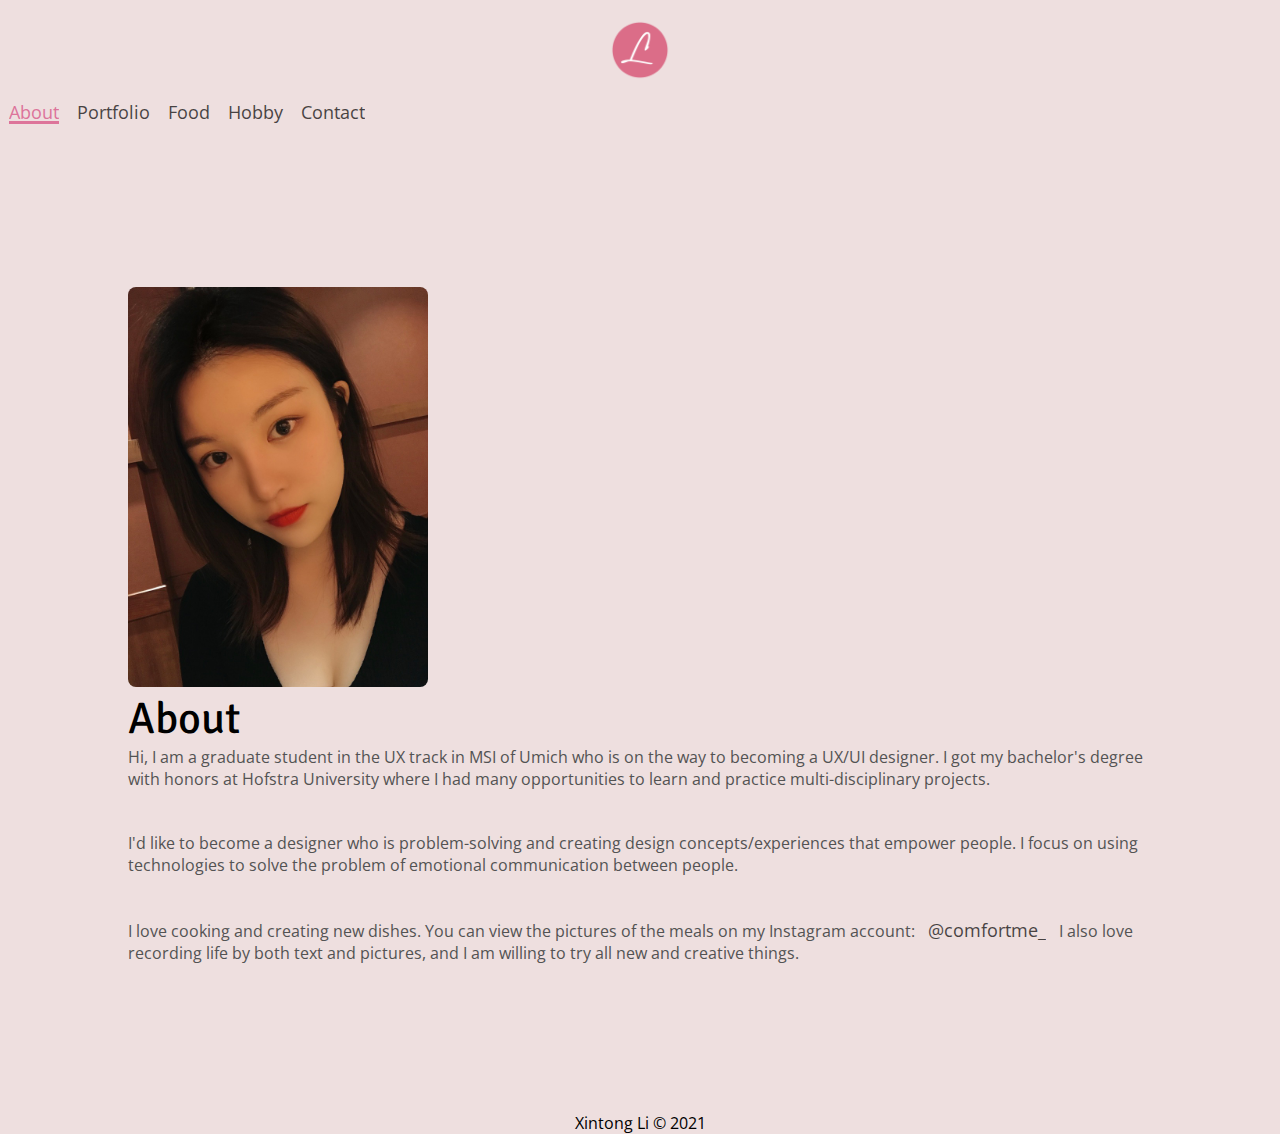
<file: index.html>
<!DOCTYPE html>
<html lang="en">
<head>
    <meta charset="UTF-8">
    <meta name="viewport" content="width=device-width, initial-scale=1.0">
    <link rel="stylesheet" type="text/css" href="css/html5reset.css">
    <link rel="stylesheet" href="css/style.css">
    <link rel="icon" href="imgs/favicon.ico" type="image/x-icon"/>
    <link rel="preconnect" href="https://fonts.googleapis.com">
    <link rel="preconnect" href="https://fonts.gstatic.com" crossorigin>
    <link href="https://fonts.googleapis.com/css2?family=Open+Sans:wght@300;400&family=Signika&display=swap" rel="stylesheet">
    <title>About</title>
</head>

<body>
    <a class = "skip-to-content" href="#skip">Skip to content</a>
    <header>
        <nav>
            <img src="imgs/logo.jpg" class="logo" width="60px" height="60px" alt="A pink website logo">
            <ul>
                <li><a href="index.html" class="current">About</a></li>
                <li><a href="portfolio.html">Portfolio</a></li>
                <li><a href="food.html">Food</a></li>
                <li><a href="hobby.html">Hobby</a></li>
                <li><a href="contact.html">Contact</a></li>
            </ul>
        </nav>
    </header>

    <main id="skip">
        <div id="content">
            <img src="imgs/about.jpg" class="selfie" width="300px" height="400px" alt="Xintong Li's selfie">
            <div class="title" class="animate"><h1>About</h1></div>
            <div class="intro">
                <p>Hi, I am a graduate student in the UX track in MSI of Umich who is on the way to becoming a UX/UI designer. I got my bachelor's degree with honors at Hofstra University where I had many opportunities to learn and practice multi-disciplinary projects.</p> <br>
                <p>I'd like to become a designer who is problem-solving and creating design concepts/experiences that empower people. I focus on using technologies to solve the problem of emotional communication between people.</p> <br>
                <p>I love cooking and creating new dishes. You can view the pictures of the meals on my Instagram account: <a href="https://www.instagram.com/comfortme_/">@comfortme_</a> I also love recording life by both text and pictures, and I am willing to try all new and creative things.</p>
            </div>
        </div>
    </main>

    <footer>
        <p>Xintong Li &copy; 2021</p>
    </footer>

</body>
</html>
</file>
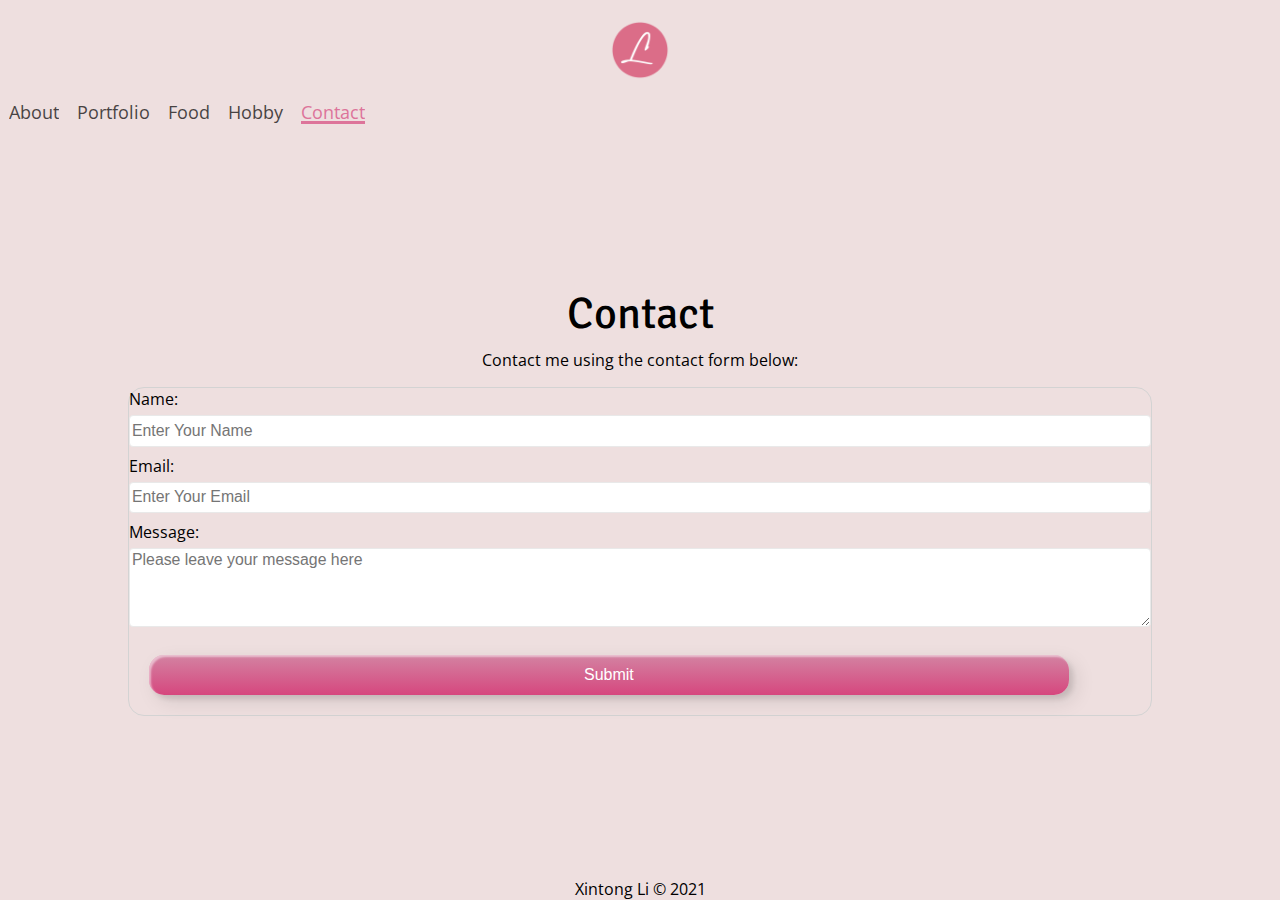
<file: contact.html>
<!DOCTYPE html>
<html lang="en">
<head>
    <meta charset="UTF-8">
    <meta name="viewport" content="width=device-width, initial-scale=1.0">
    <link rel="stylesheet" type="text/css" href="css/html5reset.css">
    <link rel="stylesheet" href="css/style.css">
    <link rel="icon" href="imgs/favicon.ico" type="image/x-icon"/>
    <link rel="preconnect" href="https://fonts.googleapis.com">
    <link rel="preconnect" href="https://fonts.gstatic.com" crossorigin>
    <link href="https://fonts.googleapis.com/css2?family=Open+Sans:wght@300;400&family=Signika&display=swap" rel="stylesheet">
    <title>Contact</title>
</head>

<body>
    <a class = "skip-to-content" href="#skip">Skip to content</a>
    <header>
        <nav>
            <img src="imgs/logo.jpg" class="logo" width="60px" height="60px" alt="A pink website logo">
            <ul>
                <li><a href="index.html">About</a></li>
                <li><a href="portfolio.html">Portfolio</a></li>
                <li><a href="food.html">Food</a></li>
                <li><a href="hobby.html">Hobby</a></li>
                <li><a href="contact.html" class="current">Contact</a></li>
            </ul>
        </nav>
    </header>

    <main id="skip">
        <div id="content">
            <div class="contact_title"><h1>Contact</h1></div>
            <div class="contact_intro">
                <p>Contact me using the contact form below:</p>
            </div>
            <form action="https://formspree.io/f/mvolooor" method="POST">
                <label for="name">Name:</label>
			    <input type="text" placeholder="Enter Your Name" id = "name" name="name" required>
			    <label for="email">Email:</label>
			    <input type="email" placeholder="Enter Your Email" id = "email" name="email" required>
			    <label for="msg">Message:</label>
			    <textarea placeholder="Please leave your message here" id = "msg" name="msg" required></textarea><br>
                <button class="btn"><span>Submit</span></button>
            </form>
        </div>
    </main>

    <footer>
        <p>Xintong Li &copy; 2021</p>
    </footer>

</body>
</html>
</file>
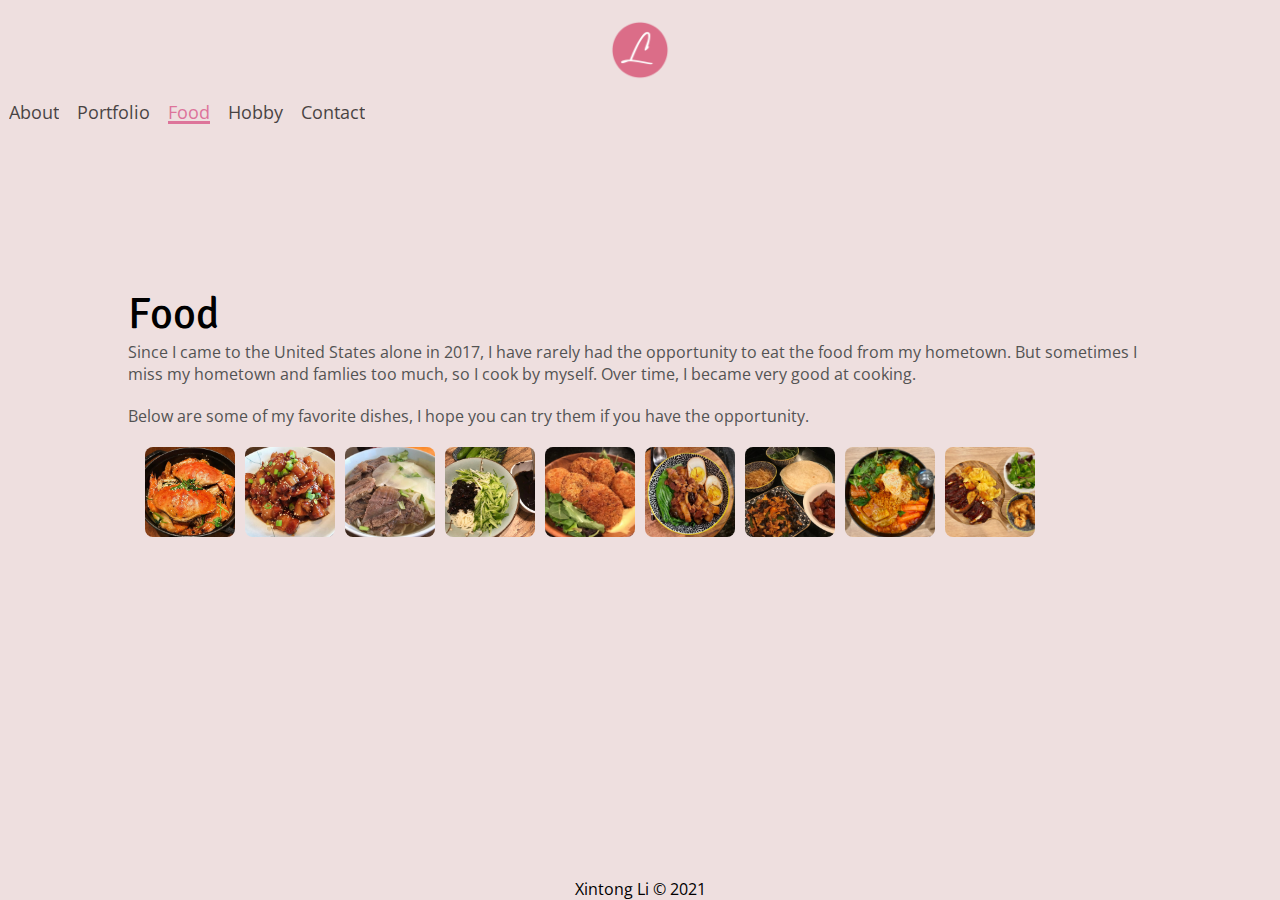
<file: food.html>
<!DOCTYPE html>
<html lang="en">
<head>
    <meta charset="UTF-8">
    <meta name="viewport" content="width=device-width, initial-scale=1.0">
    <link rel="stylesheet" type="text/css" href="css/html5reset.css">
    <link rel="stylesheet" href="css/style.css">
    <link rel="icon" href="imgs/favicon.ico" type="image/x-icon"/>
    <link rel="preconnect" href="https://fonts.googleapis.com">
    <link rel="preconnect" href="https://fonts.gstatic.com" crossorigin>
    <link href="https://fonts.googleapis.com/css2?family=Open+Sans:wght@300;400&family=Signika&display=swap" rel="stylesheet">
    <title>Food</title>
</head>

<body>
    <a class = "skip-to-content" href="#skip">Skip to content</a>
    <header>
        <nav>
            <img src="imgs/logo.jpg" class="logo" width="60px" height="60px" alt="A pink website logo">
            <ul>
                <li><a href="index.html">About</a></li>
                <li><a href="portfolio.html">Portfolio</a></li>
                <li><a href="food.html" class="current">Food</a></li>
                <li><a href="hobby.html">Hobby</a></li>
                <li><a href="contact.html">Contact</a></li>
            </ul>
        </nav>
    </header>

    <main id="skip">
        <div id="content">
            <div class="title"><h1>Food</h1></div>
            <div class="intro">
                <p>Since I came to the United States alone in 2017, I have rarely had the opportunity to eat the food from my hometown. But sometimes I miss my hometown and famlies too much, so I cook by myself. Over time, I became very good at cooking.</p> 
                <p>Below are some of my favorite dishes, I hope you can try them if you have the opportunity.</p>
            </div>
            <div class="food">
                <img class="food_pic" src="imgs/dish1.jpg" alt="Crab pot">
                <img class="food_pic" src="imgs/dish2.jpg" alt="Red braised pork">
                <img class="food_pic" src="imgs/dish3.jpg" alt="Noodle with beef">
                <img class="food_pic" src="imgs/dish4.jpg" alt="Zhajiang noodle">
                <img class="food_pic" src="imgs/dish5.jpg" alt="Korokke">
                <img class="food_pic" src="imgs/dish6.jpg" alt="Minced pork rice">
                <img class="food_pic" src="imgs/dish7.jpg" alt="Spring pancake">
                <img class="food_pic" src="imgs/dish8.jpg" alt="Budae jjigae">
                <img class="food_pic" src="imgs/dish9.jpg" alt="Pineapple Grilled Ribs">
            </div>
        </div>
    </main>

    <footer>
        <p>Xintong Li &copy; 2021</p>
    </footer>

</body>
</html>
</file>
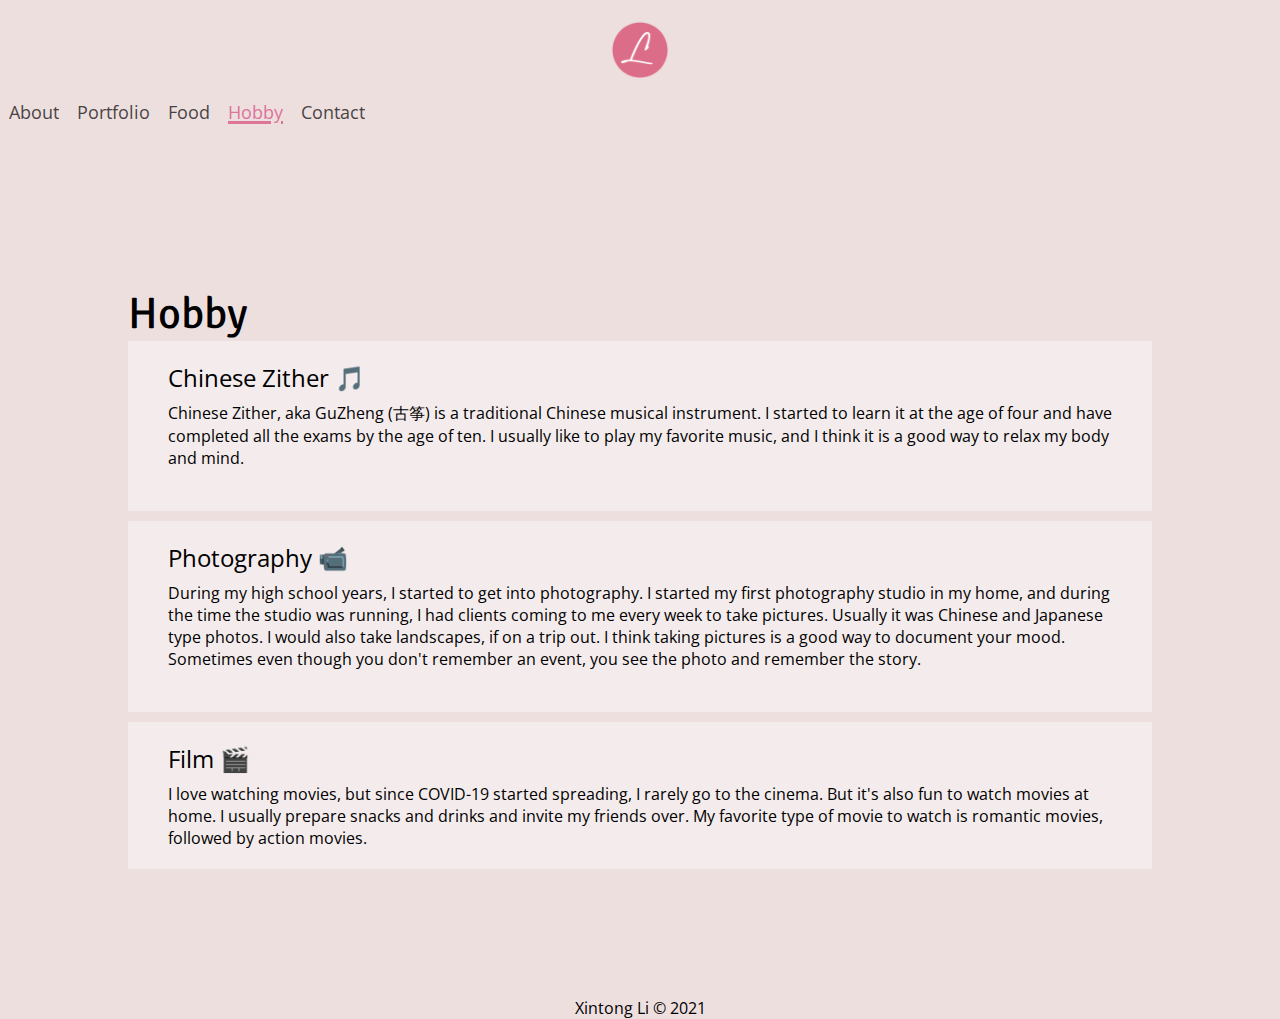
<file: hobby.html>
<!DOCTYPE html>
<html lang="en">
<head>
    <meta charset="UTF-8">
    <meta name="viewport" content="width=device-width, initial-scale=1.0">
    <link rel="stylesheet" type="text/css" href="css/html5reset.css">
    <link rel="stylesheet" href="css/style.css">
    <link rel="icon" href="imgs/favicon.ico" type="image/x-icon"/>
    <link rel="preconnect" href="https://fonts.googleapis.com">
    <link rel="preconnect" href="https://fonts.gstatic.com" crossorigin>
    <link href="https://fonts.googleapis.com/css2?family=Open+Sans:wght@300;400&family=Signika&display=swap" rel="stylesheet">
    <title>Hobby</title>
</head>

<body>
    <a class = "skip-to-content" href="#skip">Skip to content</a>
    <header>
        <nav>
            <img src="imgs/logo.jpg" class="logo" width="60px" height="60px" alt="A pink website logo">
            <ul>
                <li><a href="index.html">About</a></li>
                <li><a href="portfolio.html">Portfolio</a></li>
                <li><a href="food.html">Food</a></li>
                <li><a href="hobby.html" class="current">Hobby</a></li>
                <li><a href="contact.html">Contact</a></li>
            </ul>
        </nav>
    </header>

    <main id="skip">
        <div id="content">
            <div class="title"><h1>Hobby</h1></div>
            <div class="hobby">
                <div class="chinesezither">
                    <h2>Chinese Zither 🎵</h2>
                    <p>Chinese Zither, aka GuZheng (古筝) is a traditional Chinese musical instrument. I started to learn it at the age of four and have completed all the exams by the age of ten. I usually like to play my favorite music, and I think it is a good way to relax my body and mind.</p><br>
                </div>
                <div class="photography">
                    <h2>Photography 📹</h2>
                    <p>During my high school years, I started to get into photography. I started my first photography studio in my home, and during the time the studio was running, I had clients coming to me every week to take pictures. Usually it was Chinese and Japanese type photos. I would also take landscapes, if on a trip out. I think taking pictures is a good way to document your mood. Sometimes even though you don't remember an event, you see the photo and remember the story.</p><br>
                </div>
                <div class="film">
                    <h2>Film 🎬</h2>
                    <p>I love watching movies, but since COVID-19 started spreading, I rarely go to the cinema. But it's also fun to watch movies at home. I usually prepare snacks and drinks and invite my friends over. My favorite type of movie to watch is romantic movies, followed by action movies.</p>
                </div>
            </div>
        </div>
    </main>

    <footer>
        <p>Xintong Li &copy; 2021</p>
    </footer>

</body>
</html>
</file>
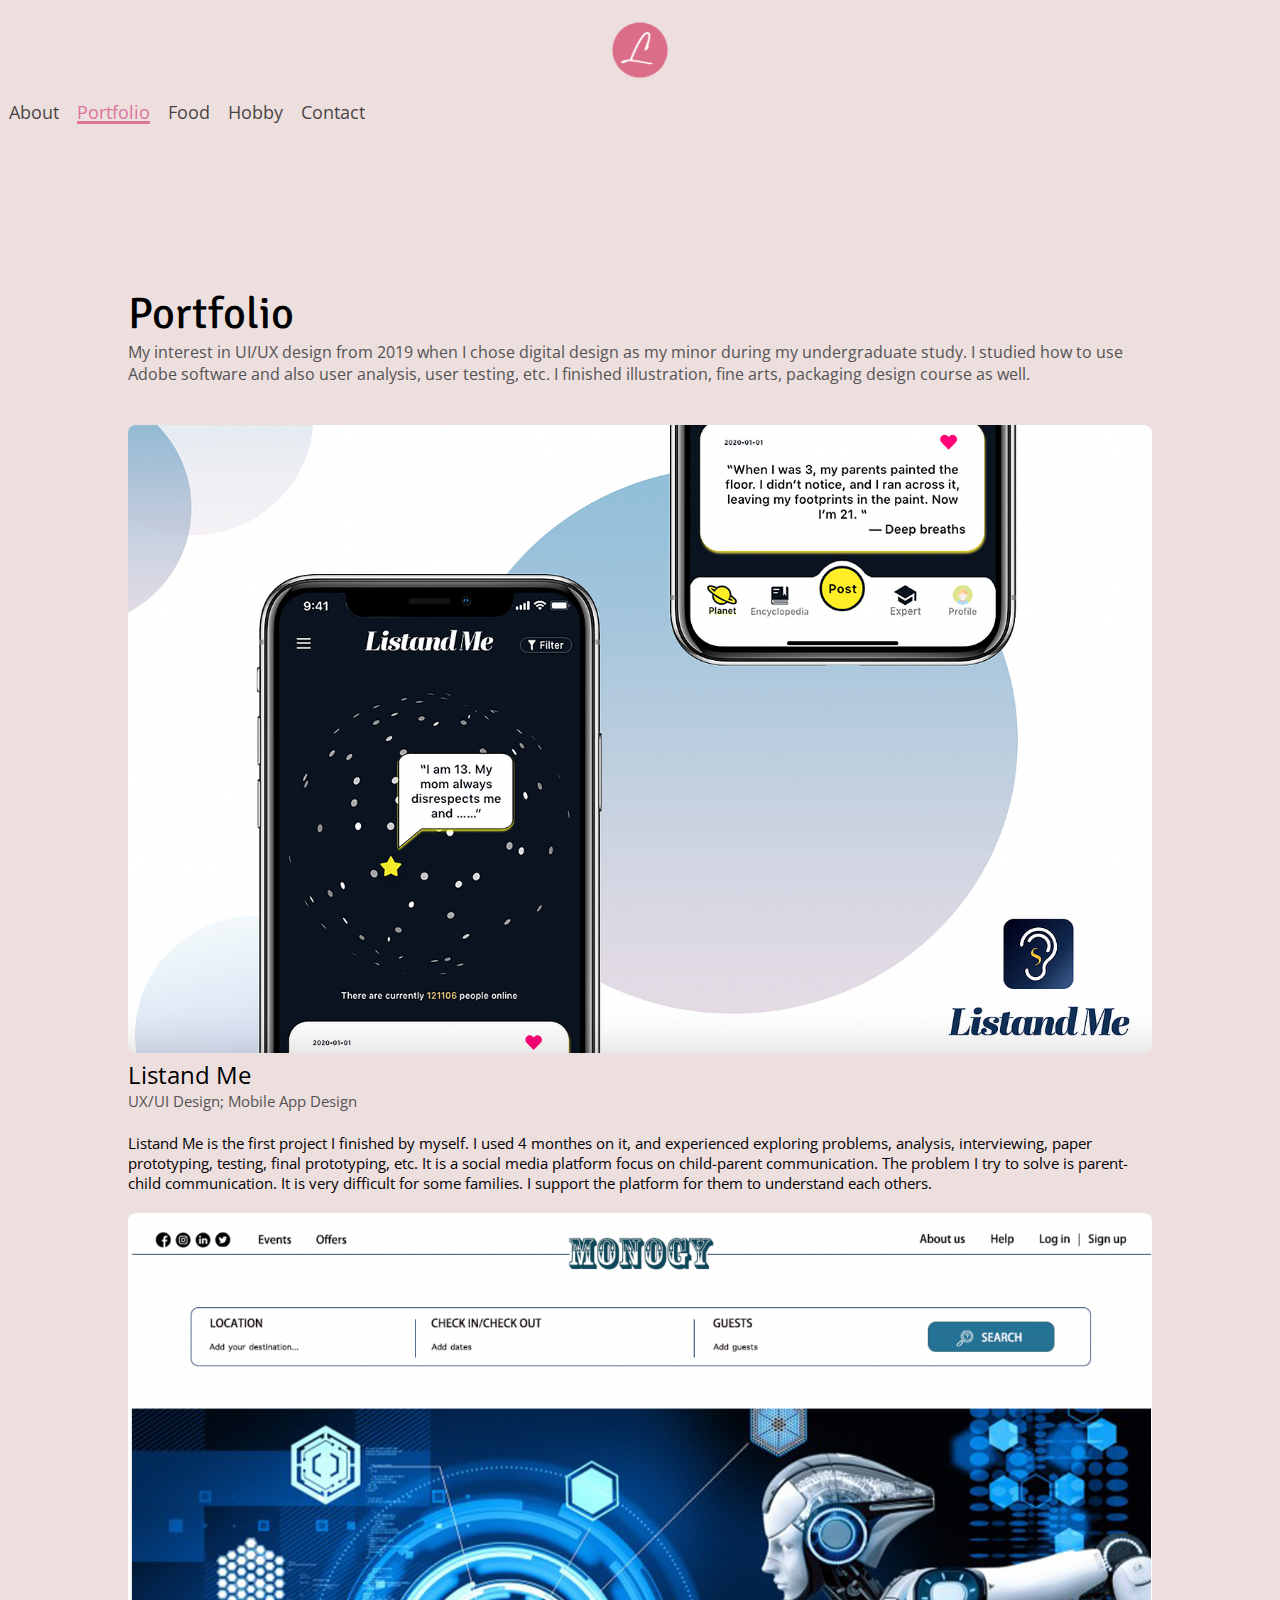
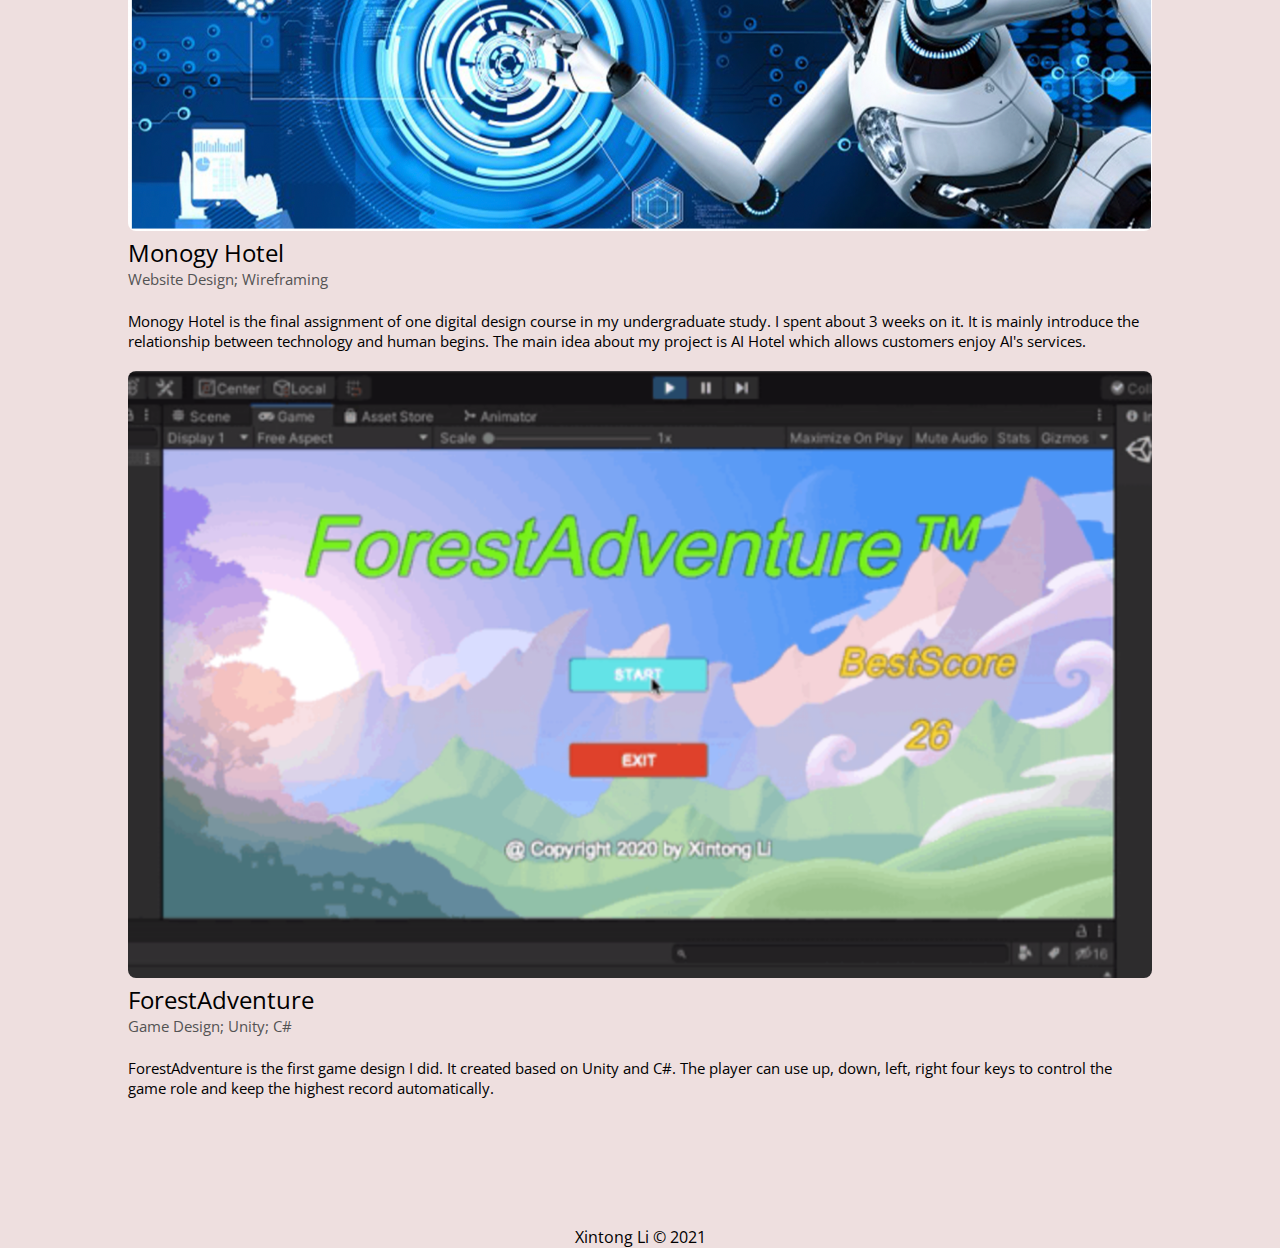
<file: portfolio.html>
<!DOCTYPE html>
<html lang="en">
<head>
    <meta charset="UTF-8">
    <meta name="viewport" content="width=device-width, initial-scale=1.0">
    <link rel="stylesheet" type="text/css" href="css/html5reset.css">
    <link rel="stylesheet" href="css/style.css">
    <link rel="icon" href="imgs/favicon.ico" type="image/x-icon"/>
    <link rel="preconnect" href="https://fonts.googleapis.com">
    <link rel="preconnect" href="https://fonts.gstatic.com" crossorigin>
    <link href="https://fonts.googleapis.com/css2?family=Open+Sans:wght@300;400&family=Signika&display=swap" rel="stylesheet">
    <title>Portfolio</title>
</head>

<body>
    <a class = "skip-to-content" href="#skip">Skip to content</a>
    <header>
        <nav>
            <img src="imgs/logo.jpg" class="logo" width="60px" height="60px" alt="A pink website logo">
            <ul>
                <li><a href="index.html">About</a></li>
                <li><a href="portfolio.html" class="current">Portfolio</a></li>
                <li><a href="food.html">Food</a></li>
                <li><a href="hobby.html">Hobby</a></li>
                <li><a href="contact.html">Contact</a></li>
            </ul>
        </nav>
    </header>

    <main id="skip">
        <div id="content">
            <div class="title"><h1>Portfolio</h1></div>
            <div class="intro">
                <p>My interest in UI/UX design from 2019 when I chose digital design as my minor during my undergraduate study. I studied how to use Adobe software and also user analysis, user testing, etc. I finished illustration, fine arts, packaging design course as well.</p>
            </div>
            <div class="portfolio">
                
                <img class=“pic1” src="imgs/portfolio1.jpg" alt="An UX/UI design work" >
                <div class="text1">
                    <h2>Listand Me</h2>
                    <p class="tag">UX/UI Design; Mobile App Design</p> <br>
                    <p>Listand Me is the first project I finished by myself. I used 4 monthes on it, and experienced exploring problems, analysis, interviewing, paper prototyping, testing, final prototyping, etc. It is a social media platform focus on child-parent communication. The problem I try to solve is parent-child communication. It is very difficult for some families. I support the platform for them to understand each others.</p>
                </div>

                <img class=“pic2” src="imgs/portfolio2.jpg" alt="A website design work">
                <div class="text2">
                    <h2>Monogy Hotel</h2>
                    <p class="tag">Website Design; Wireframing</p><br>
                    <p>Monogy Hotel is the final assignment of one digital design course in my undergraduate study. I spent about 3 weeks on it. It is mainly introduce the relationship between technology and human begins. The main idea about my project is AI Hotel which allows customers enjoy AI's services.</p>
                </div>
            
                <img class="pic3" src="imgs/portfolio3.jpg" alt="A game design work" class="Game design">
                <div class="text3">
                    <h2>ForestAdventure</h2>
                    <p class="tag">Game Design; Unity; C#</p><br>
                    <p>ForestAdventure is the first game design I did. It created based on Unity and C#. The player can use up, down, left, right four keys to control the game role and keep the highest record automatically.</p>
                </div>
            </div>
        </div>
    </main>

    <footer>
        <p>Xintong Li &copy; 2021</p>
    </footer>

</body>
</html>
</file>
<file: css/style.css>
html{
    background-color: #eedfdf;
    font-family: 'Open Sans', sans-serif;
    padding-top: 20px;
    height: 100%
}

body{
    margin: 0;
    padding: 0;
    height: 100%;
    display: flex; /* using flex to get sticky footer */
    min-height: 80vh;
    flex-direction: column;
}

main{
    flex: 1; /* sticky footer */
    padding-top: 30px;
}

h1{
    color: black;
    font-size: 44px;
    font-weight: 400;
    font-family: 'Signika', sans-serif;
}

h2{
    color:black;
    font-size: 1.5rem;
}

p{
    color: black;
    font-size: 16px;
}

#content {
    padding: 10%;  /* make main content's padding bigger */
}

/* Skip to content */

a.skip-to-content{
    background: white;
    left: 0;
    padding: 6px;
    color:black;
    position: absolute;
    top: -40px;
    -webkit-transition: top 0.5s ease-out;
    transition: top 0.5s ease-out;
    z-index: 1;
}

a.skip-to-content:focus{
    top:20px;
    color: black;
    text-decoration-style: solid;
  }
  
*:focus{
    border: 2px solid black;
}

/* nav bar style */
nav{
    text-align: center;
}

.logo {
    text-align: center;
    margin-bottom: 10px;
}

ul{
    display: flex;
    flex-direction: row;
    list-style-type: none;
}

a {
    text-decoration: none;
    color: rgb(0, 0, 0);
    font-size: 18px;
    padding: 5px 9px;
    opacity: 0.7;
}

li {
    display: flex;
    flex-direction: row;
    align-items: center;
}

nav a:hover {
    color:rgb(112, 112, 112)
}

.current {
    color:rgb(214, 71, 126);
    text-decoration: underline 3px;
}


/* 'about' page main content style */

#content img{
    border-radius: 8px;
}

/* 'portfolio' page style */


.portfolio img{
    margin-top: 20px;
}

.tag{
    font-size: 14px;
    color: rgb(83, 83, 83);
}

.portfolio p{
    font-size: 15px;
}

/* food page style */

.intro p {
    margin-bottom: 20px;
    color:rgb(83, 83, 83)
}

.food {
    margin-top: 15px;
    display:grid;
    grid-gap:10px;
    grid-template-columns: repeat(auto-fill, 90px);
    grid-template-rows: repeat(auto-fill, 90px);
    justify-content: center;
}

/* 'hobby' page style */ 

.hobby{
    display: flex;
    flex-direction: column;
}

.hobby p {
    margin-top: 0.5em;
}

.chinesezither{
    padding: 20px 40px;
    background: #fafafa7c;
    margin-bottom: 10px;
}

.photography{
    padding: 20px 40px;
    background: #fafafa7c;
    margin-bottom: 10px;
}

.film{
    padding: 20px 40px;
    background: #fafafa7c;
}

/* 'contact' page style */ 

.contact_title {
    text-align: center;
    margin-bottom: 0.5em;
}

.contact_intro{
    text-align: center;
    margin-bottom: 1em;
}

form {
    border: 1px solid rgb(211, 211, 211);
    border-radius: 1em;
}
  
label {
    display: inline-block;
    width: 90px;
    margin-bottom: 5px;
}
  
input, textarea {
    width: 100%;
    font: 1em;
    width: 100%;
    box-sizing: border-box;
    border: 1px solid rgb(233, 233, 233);
    border-radius: 4px;
    height: 2em;
    margin-bottom: 0.5em;
}

textarea {
    vertical-align: top;
    height: 5em;
}

button {
    margin: 20px;
}

.btn {
    width: 90%;
    height: 40px;
    color: #fff;
    font-size: 16px;
    border-radius: 15px;
    background: transparent;
    cursor: pointer;
    transition: all 0.3s ease;
    position: relative;
    display: inline-block;
    box-shadow:inset 2px 2px 2px 0px rgba(255,255,255,.5), 7px 7px 20px 0px rgba(0,0,0,.1), 4px 4px 5px 0px rgba(0,0,0,.1);
    outline: none;
}

.btn {
    background: rgb(214, 71, 126);
    background: linear-gradient(0deg, rgba(214, 71, 126) 0%, rgb(211, 131, 162) 100%);
    border: none;
}

.btn:before {
    height: 0%;
    width: 2px;
}

.btn:hover {
    box-shadow:  2px 2px 3px 0 rgba(255,255,255,.5), -2px -2px 3px 0 rgba(116, 125, 136, .5), inset -2px -2px 3px 0 rgba(255,255,255,.2),inset 2px 2px 3px 0 rgba(0, 0, 0, .4);
}


footer{
    text-align: center;
}


@media screen and (min-width: 1366px){
    #content {
        padding: 50px 10%;  /* make main content's padding bigger */
    }

    .title{
        margin-bottom: 30px;
    }
    
    .logo {
        margin-left: 50px;
        margin-right: auto;
    }

    nav{
        position: relative;
        display: flex;
        flex-direction: row;
        justify-content: space-between;
        font-family: 'Signika', sans-serif;
    }

    a {
        text-decoration: none;
        color: rgb(0, 0, 0);
        font-size: 18px;
        padding: 5px 18px;
        opacity: 0.7;
    }


    #content img{
        float:left;
        margin-right: 60px;
    }

    .portfolio{
        margin-top: 30px;
        display:grid;
        grid-template-columns: 400px 600px;
        grid-template-rows: repeat(4 1.5rem);
        justify-content: center;
        grid-column-gap: 30px;
        align-items: center;
    }

    .portfolio img{
        margin-top: 10px;
        margin-bottom: 70px;
    }

    .food {
        margin-top: 30px;
        display:grid;
        grid-gap:15px;
        grid-template-columns: repeat(auto-fill, 200px);
        grid-template-rows: repeat(auto-fill, 200px);
        justify-content: center;
    }

    form {
        margin: 0 auto;
        width: 400px;
        padding: 1em;
    }
     
}
</file>
